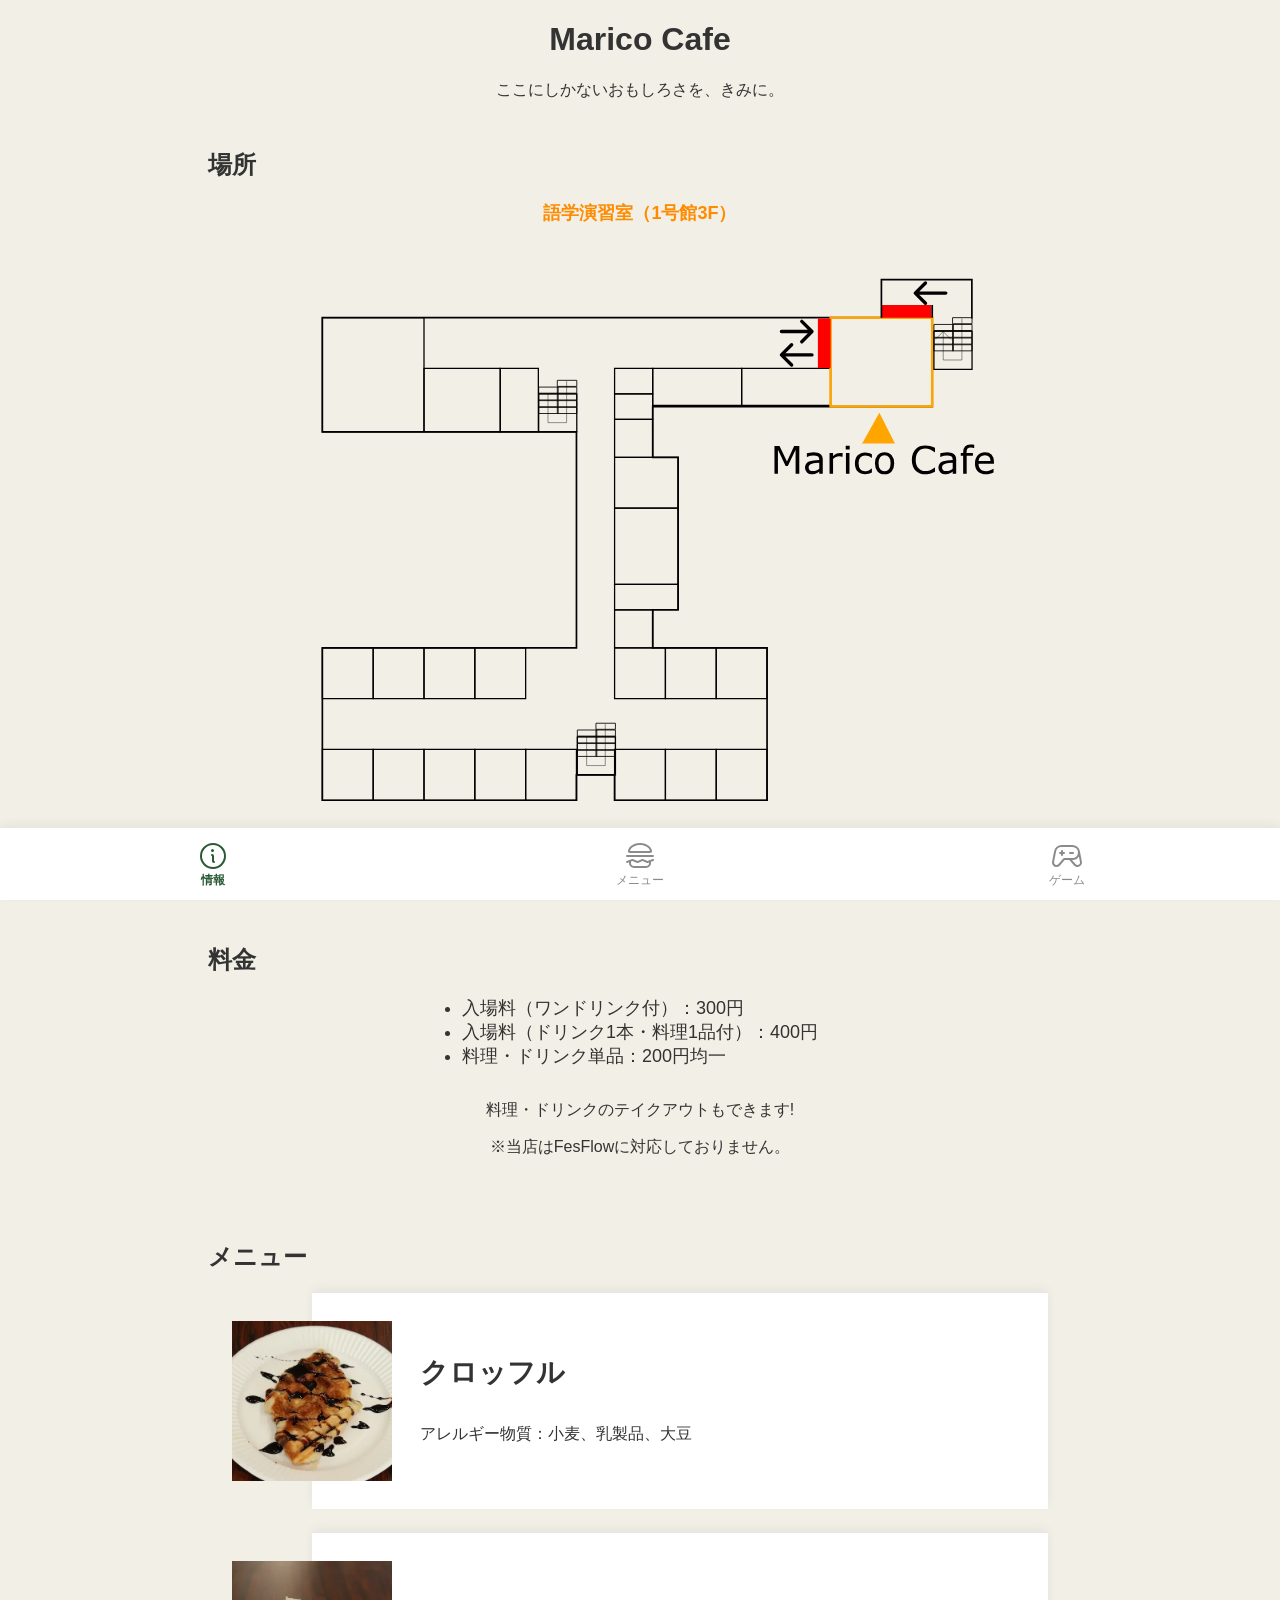
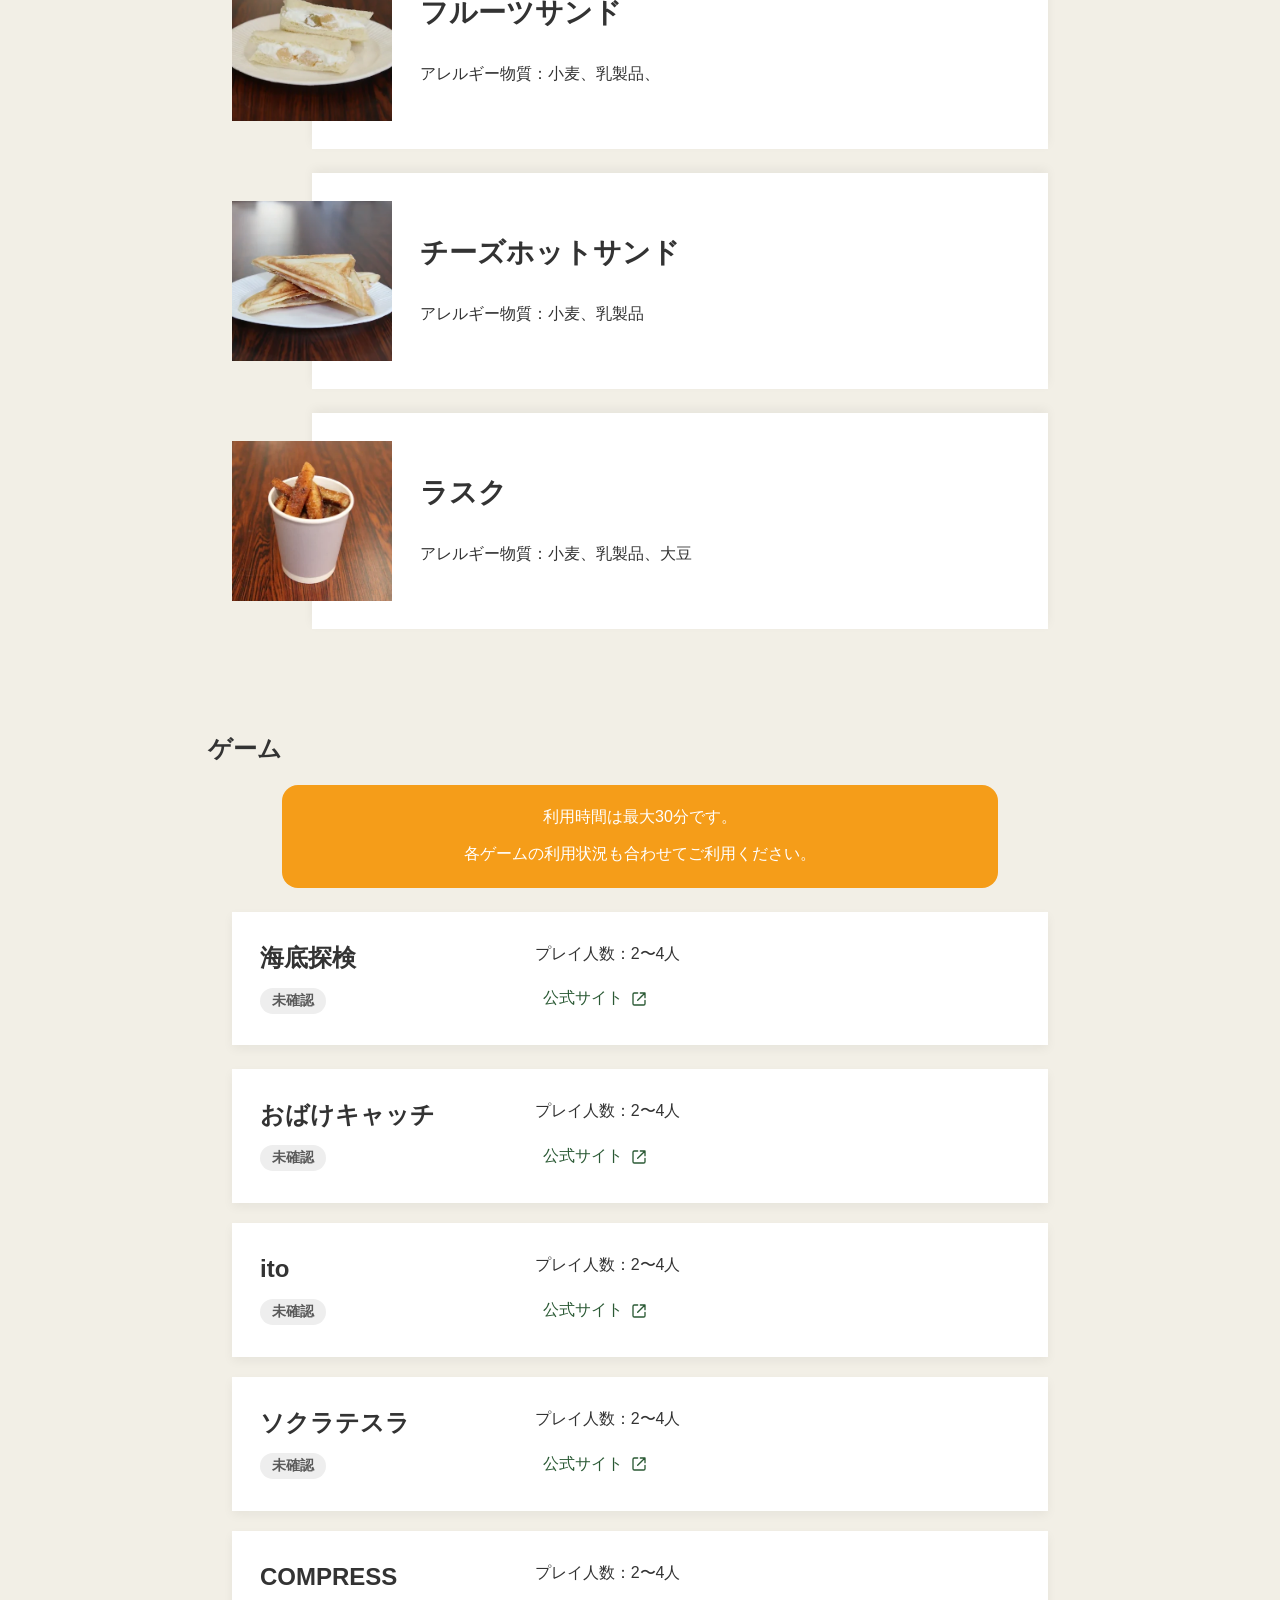
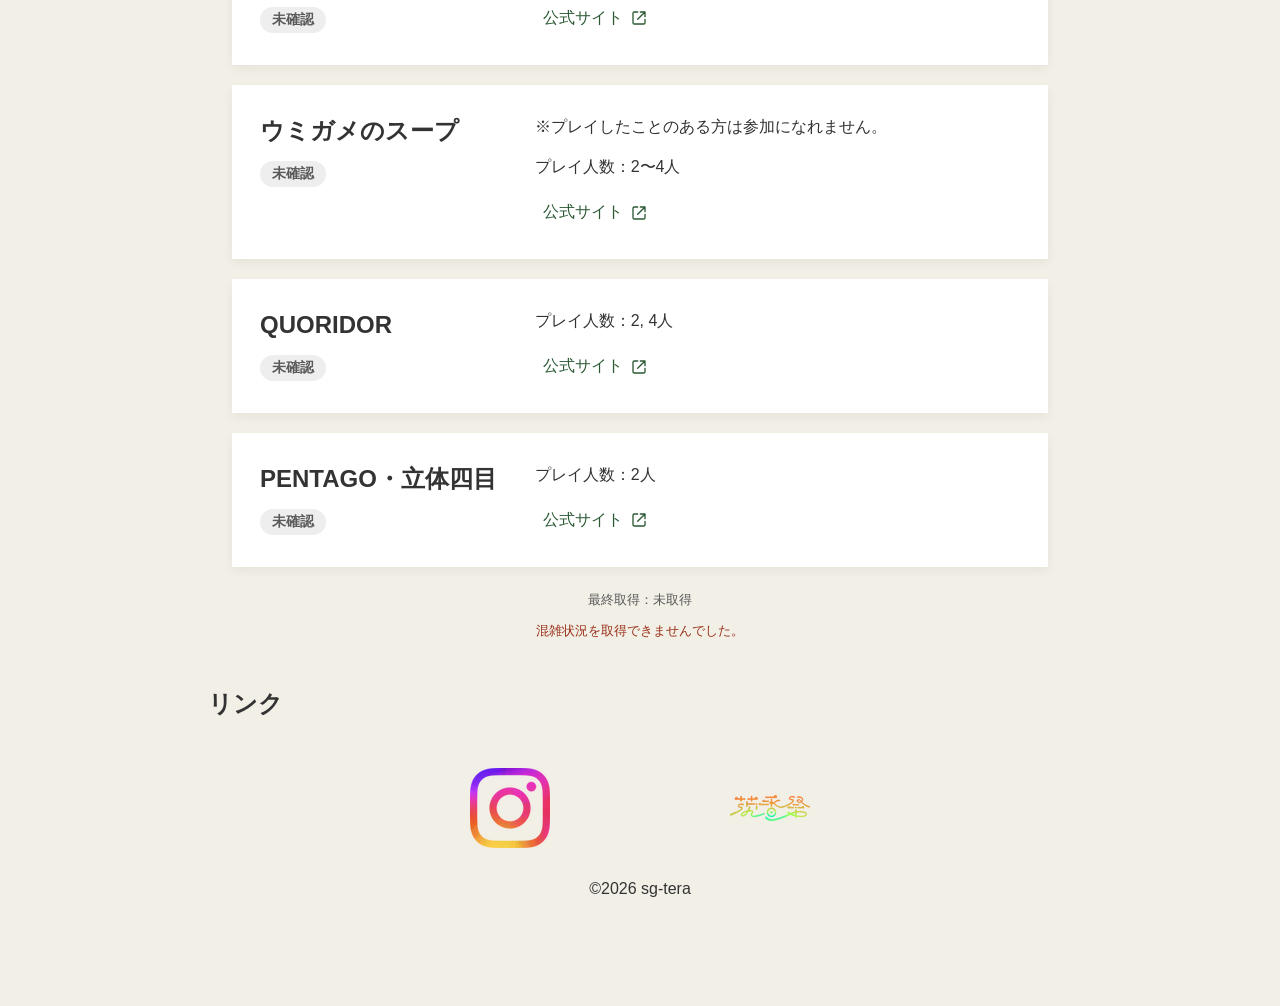
<file: index.html>
<!DOCTYPE html><html lang="ja"><head><meta charset="UTF-8"><meta name="viewport" content="width=device-width,initial-scale=1"><meta name="description" content="ここにしかないおもしろさを、きみに。茨香祭5I ボードゲームカフェ オフィシャルサイト 10/24-25開催 晴天時：語学演習室（1号館3F）雨天時：5I教室（7号館3階）"><meta property="og:type" content="website"><meta property="og:title" content="Marico Cafe｜茨香祭5Iボードゲームカフェ"><meta property="og:description" content="ここにしかないおもしろさを、きみに。茨香祭5I ボードゲームカフェ オフィシャルサイト 10/24-25開催 晴天時：語学演習室（1号館3F）雨天時：5I教室（7号館3階）"><meta property="og:url" content="https://sg-tera.github.io/shikosai-portal/"><meta property="og:image" content="https://sg-tera.github.io/shikosai-portal/img/shikosai-ogp2.webp"><meta property="og:site_name" content="Marico Cafe Official"><meta property="og:locale" content="ja_JP"><meta name="twitter:card" content="summary_large_image"><link rel="icon" href="./favicon.ico" type="image/x-icon"><title>Marico Cafe Official</title><style>body{margin-left:auto;margin-right:auto;max-width:896px;background-color:#f2efe6;color:#333;font-family:sans-serif-apple-system,BlinkMacSystemFont,"Helvetica Neue","Segoe UI","Hiragino Sans",sans-serif;text-align:center;padding-bottom:100px;min-width:352px}.nav-bar{position:fixed;bottom:0;left:0;width:100%;height:72px;background-color:#fff;display:flex;justify-content:space-around;align-items:center;z-index:9999;box-shadow:0 -4px 10px rgba(0,0,0,.05)}.nav-bar a{text-decoration:none;display:flex;flex-direction:column;align-items:center;justify-content:center;padding:4px 12px;min-width:64px;color:#8b8b8b}.nav-bar a{font-size:12px}.nav-bar a[aria-current=location]{color:#2a5934;font-weight:700}h2{text-align:left;padding-left:1rem;margin-top:48px}p{max-width:80%;margin-left:auto;margin-right:auto}.location p{font-size:18px;font-weight:700;color:#ff8c00;margin-top:0;margin-bottom:8px}.location img{width:90%;max-width:720px;margin-bottom:24px}.fee h2{margin-bottom:4px}.fee ul{padding-left:0;display:inline-block}.fee li{text-align:left;font-size:large}.game-list{display:grid;gap:20px;padding-inline:clamp(16px,4vw,40px);margin-bottom:24px}.game-heading{display:grid;justify-items:start;gap:12px}.game-status{display:grid;justify-items:start;gap:8px}.status-badge{padding:4px 12px;border-radius:16px;font-size:14px;font-weight:700;background:#eee;color:#595959}.status-badge[data-status=available]{background:#e5f2e7;color:#24532e}.status-badge[data-status=in_use]{background:#fff0d6;color:#754600}.status-end{font-size:13px;color:#595959}.status-controls{margin:0 16px 24px;font-size:13px;color:#595959}#status-message{color:#9b321b}#status-message:empty{display:none}.game-card{display:grid;grid-template-columns:minmax(0,1fr) minmax(0,2fr);align-items:start;gap:clamp(16px,4vw,32px);padding:clamp(16px,3vw,28px);background-color:#fff;box-shadow:0 4px 10px rgba(0,0,0,.05);text-align:left;overflow-wrap:anywhere}.game-card h3{margin:0;font-size:clamp(18px, 2.5vw, 24px);line-height:1.5}.game-content{min-width:0;display:grid;justify-items:start;gap:12px}.game-content p{margin:0;line-height:1.8}.game-content a{display:inline-flex;align-items:center;gap:8px;padding:8px;color:#2a5934;text-decoration:none}.game-content a:focus-visible,.game-content a:hover{outline:0;text-decoration:underline;text-underline-offset:4px}.game-content a svg{width:16px;height:16px;flex-shrink:0}.time-notice{display:block;text-align:center;width:80%;height:auto;border-radius:16px;color:#fff;background-color:#f59d19;margin-bottom:24px;margin-left:auto;margin-right:auto;padding-block:0.4rem}#menu{padding:1px 0 32px;margin-top:50px;text-align:left}#menu h2{padding-left:1rem;margin-top:32px}.meal-list{display:grid;gap:20px;padding-inline:clamp(16px,4vw,40px);margin-bottom:24px}.meal{--image-size:160px;position:relative;isolation:isolate;display:grid;grid-template-columns:var(--image-size) minmax(0,1fr);align-items:center;gap:28px;padding:28px 28px 28px 0}.meal::before{content:"";position:absolute;inset:0 0 0 calc(var(--image-size)/ 2);background-color:#fff;z-index:-1;box-shadow:0 -4px 10px rgba(0,0,0,.05)}.meal img{display:block;width:var(--image-size);aspect-ratio:1;object-fit:cover}.meal-content{min-width:0;overflow-wrap:anywhere}.meal h3{margin:0 0 28px;font-size:clamp(22px, 3vw, 28px);line-height:1.4}.meal p{margin:0;line-height:1.8}.links{font-style:normal}.sns-container{font-style:normal;display:flex;flex-direction:row;justify-content:center;margin-top:48px;gap:20%}.sns img{display:block;width:80px;height:80px;max-width:100%;max-height:100%;object-fit:contain;margin-bottom:32px}</style></head><body><nav class="nav-bar"><a href="#name" aria-current="location"><svg xmlns="http://www.w3.org/2000/svg" width="32" height="32" fill="currentColor" viewBox="0 0 256 256"><path d="M128,24A104,104,0,1,0,232,128,104.11,104.11,0,0,0,128,24Zm0,192a88,88,0,1,1,88-88A88.1,88.1,0,0,1,128,216Zm16-40a8,8,0,0,1-8,8,16,16,0,0,1-16-16V128a8,8,0,0,1,0-16,16,16,0,0,1,16,16v40A8,8,0,0,1,144,176ZM112,84a12,12,0,1,1,12,12A12,12,0,0,1,112,84Z"></path></svg> <span class="label">情報</span> </a><a href="#menu"><svg xmlns="http://www.w3.org/2000/svg" width="32" height="32" fill="currentColor" viewBox="0 0 256 256"><path d="M48.07,104H207.93a16,16,0,0,0,15.72-19.38C216.22,49.5,176,24,128,24S39.78,49.5,32.35,84.62A16,16,0,0,0,48.07,104ZM128,40c39.82,0,74.21,20.61,79.93,48H48.07L48,87.93C53.79,60.61,88.18,40,128,40ZM229.26,152.48l-41.13,15L151,152.57a8,8,0,0,0-5.94,0l-37,14.81L71,152.57a8,8,0,0,0-5.7-.09l-44,16a8,8,0,0,0,5.47,15L40,178.69V184a40,40,0,0,0,40,40h96a40,40,0,0,0,40-40v-9.67l18.73-6.81a8,8,0,1,0-5.47-15ZM200,184a24,24,0,0,1-24,24H80a24,24,0,0,1-24-24V172.88l11.87-4.32L105,183.43a8,8,0,0,0,5.94,0l37-14.81,37,14.81a8,8,0,0,0,5.7.09l9.27-3.37ZM16,128a8,8,0,0,1,8-8H232a8,8,0,0,1,0,16H24A8,8,0,0,1,16,128Z"></path></svg> <span class="label">メニュー</span> <a href="#game"><svg xmlns="http://www.w3.org/2000/svg" width="32" height="32" fill="currentColor" viewBox="0 0 256 256"><path d="M176,112H152a8,8,0,0,1,0-16h24a8,8,0,0,1,0,16ZM104,96H96V88a8,8,0,0,0-16,0v8H72a8,8,0,0,0,0,16h8v8a8,8,0,0,0,16,0v-8h8a8,8,0,0,0,0-16ZM241.48,200.65a36,36,0,0,1-54.94,4.81c-.12-.12-.24-.24-.35-.37L146.48,160h-37L69.81,205.09l-.35.37A36.08,36.08,0,0,1,44,216,36,36,0,0,1,8.56,173.75a.68.68,0,0,1,0-.14L24.93,89.52A59.88,59.88,0,0,1,83.89,40H172a60.08,60.08,0,0,1,59,49.25c0,.06,0,.12,0,.18l16.37,84.17a.68.68,0,0,1,0,.14A35.74,35.74,0,0,1,241.48,200.65ZM172,144a44,44,0,0,0,0-88H83.89A43.9,43.9,0,0,0,40.68,92.37l0,.13L24.3,176.59A20,20,0,0,0,58,194.3l41.92-47.59a8,8,0,0,1,6-2.71Zm59.7,32.59-8.74-45A60,60,0,0,1,172,160h-4.2L198,194.31a20.09,20.09,0,0,0,17.46,5.39,20,20,0,0,0,16.23-23.11Z"></path></svg> <span class="label">ゲーム</span></a></a></nav><div id="name"><h1>Marico Cafe</h1><p>ここにしかないおもしろさを、きみに。</p></div><section class="location"><h2>場所</h2><div class="container"><p>語学演習室（1号館3F）</p><img alt="location map (sunny)" src="./img/1-map.svg"></div></section><section class="fee"><div class="container"><h2>料金</h2><ul><li>入場料（ワンドリンク付）：300円</li><li>入場料（ドリンク1本・料理1品付）：400円</li><li>料理・ドリンク単品：200円均一</li></ul><p>料理・ドリンクのテイクアウトもできます!</p><p>※当店はFesFlowに対応しておりません。</p></div></section><section id="menu"><h2>メニュー</h2><div class="meal-list"><article class="meal"><img alt="クロッフル画像" src="./img/IMG_5301.webp"><div class="meal-content"><h3>クロッフル</h3><p>アレルギー物質：小麦、乳製品、大豆</p></div></article></div><div class="meal-list"><article class="meal"><img alt="フルーツサンド画像" src="./img/IMG_5243.webp"><div class="meal-content"><h3>フルーツサンド</h3><p>アレルギー物質：小麦、乳製品、</p></div></article></div><div class="meal-list"><article class="meal"><img alt="ハムチーズホットサンド画像" src="./img/IMG_5338.webp"><div class="meal-content"><h3>チーズホットサンド</h3><p>アレルギー物質：小麦、乳製品</p></div></article></div><div class="meal-list"><article class="meal"><img alt="ラスク画像" src="./img/IMG_5352.webp"><div class="meal-content"><h3>ラスク</h3><p>アレルギー物質：小麦、乳製品、大豆</p></div></article></div></section><section id="game" data-api-url="https://shikosai-api.sg-tera.workers.dev/v1/status"><h2>ゲーム</h2><div class="time-notice"><p>利用時間は最大30分です。</p><p>各ゲームの利用状況も合わせてご利用ください。</p></div><div class="game-list"><article class="game-card" data-game-id="0"><div class="game-heading"><h3>海底探検</h3><div class="game-status" aria-live="polite"><span class="status-badge" data-status="unknown">未確認</span> <time class="status-end" hidden></time></div></div><div class="game-content"><p>プレイ人数：2〜4人</p><a href="https://oinkgames.com/ja/games/analog/deep-sea-adventure/">公式サイト <svg viewBox="0 0 24 24" fill="none" stroke="currentColor" stroke-width="2" stroke-linecap="round" stroke-linejoin="round" aria-hidden="true" focusable="false"><path d="M14 3h7v7M21 3 10 14M10 3H5a2 2 0 0 0-2 2v14a2 2 0 0 0 2 2h14a2 2 0 0 0 2-2v-5"/></svg></a></div></article></div><div class="game-list"><article class="game-card" data-game-id="1"><div class="game-heading"><h3>おばけキャッチ</h3><div class="game-status" aria-live="polite"><span class="status-badge" data-status="unknown">未確認</span> <time class="status-end" hidden></time></div></div><div class="game-content"><p>プレイ人数：2〜4人</p><a href="https://mobius-games.co.jp/Zoch/GeistersBlitz.html">公式サイト <svg viewBox="0 0 24 24" fill="none" stroke="currentColor" stroke-width="2" stroke-linecap="round" stroke-linejoin="round" aria-hidden="true" focusable="false"><path d="M14 3h7v7M21 3 10 14M10 3H5a2 2 0 0 0-2 2v14a2 2 0 0 0 2 2h14a2 2 0 0 0 2-2v-5"/></svg></a></div></article><article class="game-card" data-game-id="2"><div class="game-heading"><h3>ito</h3><div class="game-status" aria-live="polite"><span class="status-badge" data-status="unknown">未確認</span> <time class="status-end" hidden></time></div></div><div class="game-content"><p>プレイ人数：2〜4人</p><a href="https://arclightgames.jp/product/ito/">公式サイト <svg viewBox="0 0 24 24" fill="none" stroke="currentColor" stroke-width="2" stroke-linecap="round" stroke-linejoin="round" aria-hidden="true" focusable="false"><path d="M14 3h7v7M21 3 10 14M10 3H5a2 2 0 0 0-2 2v14a2 2 0 0 0 2 2h14a2 2 0 0 0 2-2v-5"/></svg></a></div></article><article class="game-card" data-game-id="3"><div class="game-heading"><h3>ソクラテスラ</h3><div class="game-status" aria-live="polite"><span class="status-badge" data-status="unknown">未確認</span> <time class="status-end" hidden></time></div></div><div class="game-content"><p>プレイ人数：2〜4人</p><a href="https://bodoge.hoobby.net/games/sokuratesura?srsltid=AU7gw4XDTs6S1XngvxSlvluQxe82HpCEDKr65gneo8NtPMIZkonf98_Y">公式サイト <svg viewBox="0 0 24 24" fill="none" stroke="currentColor" stroke-width="2" stroke-linecap="round" stroke-linejoin="round" aria-hidden="true" focusable="false"><path d="M14 3h7v7M21 3 10 14M10 3H5a2 2 0 0 0-2 2v14a2 2 0 0 0 2 2h14a2 2 0 0 0 2-2v-5"/></svg></a></div></article><article class="game-card" data-game-id="4"><div class="game-heading"><h3>COMPRESS</h3><div class="game-status" aria-live="polite"><span class="status-badge" data-status="unknown">未確認</span> <time class="status-end" hidden></time></div></div><div class="game-content"><p>プレイ人数：2〜4人</p><a href="https://oinkgames.com/ja/games/analog/compress/">公式サイト <svg viewBox="0 0 24 24" fill="none" stroke="currentColor" stroke-width="2" stroke-linecap="round" stroke-linejoin="round" aria-hidden="true" focusable="false"><path d="M14 3h7v7M21 3 10 14M10 3H5a2 2 0 0 0-2 2v14a2 2 0 0 0 2 2h14a2 2 0 0 0 2-2v-5"/></svg></a></div></article><article class="game-card" data-game-id="5"><div class="game-heading"><h3>ウミガメのスープ</h3><div class="game-status" aria-live="polite"><span class="status-badge" data-status="unknown">未確認</span> <time class="status-end" hidden></time></div></div><div class="game-content"><p>※プレイしたことのある方は参加になれません。</p><p>プレイ人数：2〜4人</p><a href="https://www.gentosha-edu.co.jp/book/b441047.html">公式サイト <svg viewBox="0 0 24 24" fill="none" stroke="currentColor" stroke-width="2" stroke-linecap="round" stroke-linejoin="round" aria-hidden="true" focusable="false"><path d="M14 3h7v7M21 3 10 14M10 3H5a2 2 0 0 0-2 2v14a2 2 0 0 0 2 2h14a2 2 0 0 0 2-2v-5"/></svg></a></div></article><article class="game-card" data-game-id="6"><div class="game-heading"><h3>QUORIDOR</h3><div class="game-status" aria-live="polite"><span class="status-badge" data-status="unknown">未確認</span> <time class="status-end" hidden></time></div></div><div class="game-content"><p>プレイ人数：2, 4人</p><a href="https://www.andchild.jp/products/detail/862">公式サイト <svg viewBox="0 0 24 24" fill="none" stroke="currentColor" stroke-width="2" stroke-linecap="round" stroke-linejoin="round" aria-hidden="true" focusable="false"><path d="M14 3h7v7M21 3 10 14M10 3H5a2 2 0 0 0-2 2v14a2 2 0 0 0 2 2h14a2 2 0 0 0 2-2v-5"/></svg></a></div></article><article class="game-card" data-game-id="7"><div class="game-heading"><h3>PENTAGO・立体四目</h3><div class="game-status" aria-live="polite"><span class="status-badge" data-status="unknown">未確認</span> <time class="status-end" hidden></time></div></div><div class="game-content"><p>プレイ人数：2人</p><a href="https://www.kawada-toys.com/brand/game/catalog/kbg-17/">公式サイト <svg viewBox="0 0 24 24" fill="none" stroke="currentColor" stroke-width="2" stroke-linecap="round" stroke-linejoin="round" aria-hidden="true" focusable="false"><path d="M14 3h7v7M21 3 10 14M10 3H5a2 2 0 0 0-2 2v14a2 2 0 0 0 2 2h14a2 2 0 0 0 2-2v-5"/></svg></a></div></article></div><div class="status-controls"><span>最終取得：<time id="status-updated">未取得</time></span><p id="status-message" role="status"></p></div></section><address class="links"><h2>リンク</h2><div class="sns-container"><div class="sns"><a href="https://www.instagram.com/5i_boardgame.cafe"><img alt="公式インスタ" src="./img/Instagram_Glyph_Gradient.webp"></a></div><div class="sns"><a href="https://34.shikosai.net"><img alt="茨香祭運営HP" src="./img/shiko-sai-logo.webp"></a></div></div></address><footer>©2026 sg-tera</footer><script id="congestion-script">(()=>{const e=document.getElementById("game"),t=[...e.querySelectorAll(".game-card")],n=document.getElementById("status-message"),a=document.getElementById("status-updated"),o=new Intl.DateTimeFormat("ja-JP",{timeZone:"Asia/Tokyo",month:"numeric",day:"numeric",hour:"2-digit",minute:"2-digit",second:"2-digit",hour12:!1});let s=!1,d=!1;async function r(){if(s||document.hidden)return;s=!0;const r=new AbortController,i=setTimeout(()=>r.abort(),1e4);try{const s=await fetch(e.dataset.apiUrl,{method:"GET",mode:"cors",credentials:"omit",cache:"no-store",signal:r.signal});if(!s.ok)throw new Error("Request failed");!function(e){const n=new Map(e.map(e=>[e.gameId,e]));for(const e of t){const t=""===e.dataset.gameId?void 0:n.get(Number(e.dataset.gameId)),a=e.querySelector(".status-badge"),s=e.querySelector(".status-end");a.dataset.status=t?t.status:"unknown",a.textContent=t?"available"===t.status?"空き":"利用中":"未確認",s.hidden=!t||"in_use"!==t.status,s.textContent="",s.removeAttribute("datetime"),s.hidden||(s.dateTime=t.expectedEndAt,s.textContent=`終了予定 ${o.format(new Date(t.expectedEndAt))}`)}}(function(e){if(!Array.isArray(e))throw new Error("Invalid response");const t=new Set;for(const n of e){if(!n||!Number.isInteger(n.gameId)||n.gameId<0||n.gameId>2147483647||t.has(n.gameId)||"string"!=typeof n.name||!["available","in_use"].includes(n.status)||"available"===n.status&&null!==n.expectedEndAt||"in_use"===n.status&&("string"!=typeof n.expectedEndAt||!Number.isFinite(Date.parse(n.expectedEndAt))))throw new Error("Invalid game");t.add(n.gameId)}return e}(await s.json()));const i=new Date;a.dateTime=i.toISOString(),a.textContent=`${o.format(i)}（日本時間）`,d=!0,n.textContent="",n.dataset.error="false"}catch{n.textContent=d?"更新できませんでした。前回の情報を表示しています。":"混雑状況を取得できませんでした。",n.dataset.error="true"}finally{clearTimeout(i),s=!1}}document.addEventListener("visibilitychange",r),window.addEventListener("pageshow",e=>{e.persisted&&r()}),r()})()</script><script>const navBar=document.querySelector(".nav-bar"),navLinks=[...navBar.querySelectorAll('a[href^="#"]')],navTargets=navLinks.map(e=>({link:e,target:document.getElementById(e.hash.slice(1))})).filter(e=>e.target);function updateCurrent(){let e=navTargets[0];for(const t of navTargets)t.target.getBoundingClientRect().top<=24&&(e=t);const t=document.documentElement;t.scrollHeight>window.innerHeight&&window.scrollY+window.innerHeight>=t.scrollHeight-2&&(e=navTargets[navTargets.length-1]);for(const t of navLinks){t===e?.link?t.setAttribute("aria-current","location"):t.removeAttribute("aria-current")}}let updatePending=!1;function scheduleUpdate(){updatePending||(updatePending=!0,requestAnimationFrame(()=>{updatePending=!1,updateCurrent()}))}window.addEventListener("scroll",scheduleUpdate,{passive:!0}),window.addEventListener("resize",scheduleUpdate),window.addEventListener("hashchange",scheduleUpdate),window.addEventListener("pageshow",scheduleUpdate),window.addEventListener("load",scheduleUpdate),new ResizeObserver(scheduleUpdate).observe(document.body),updateCurrent()</script></body></html>
</file>
